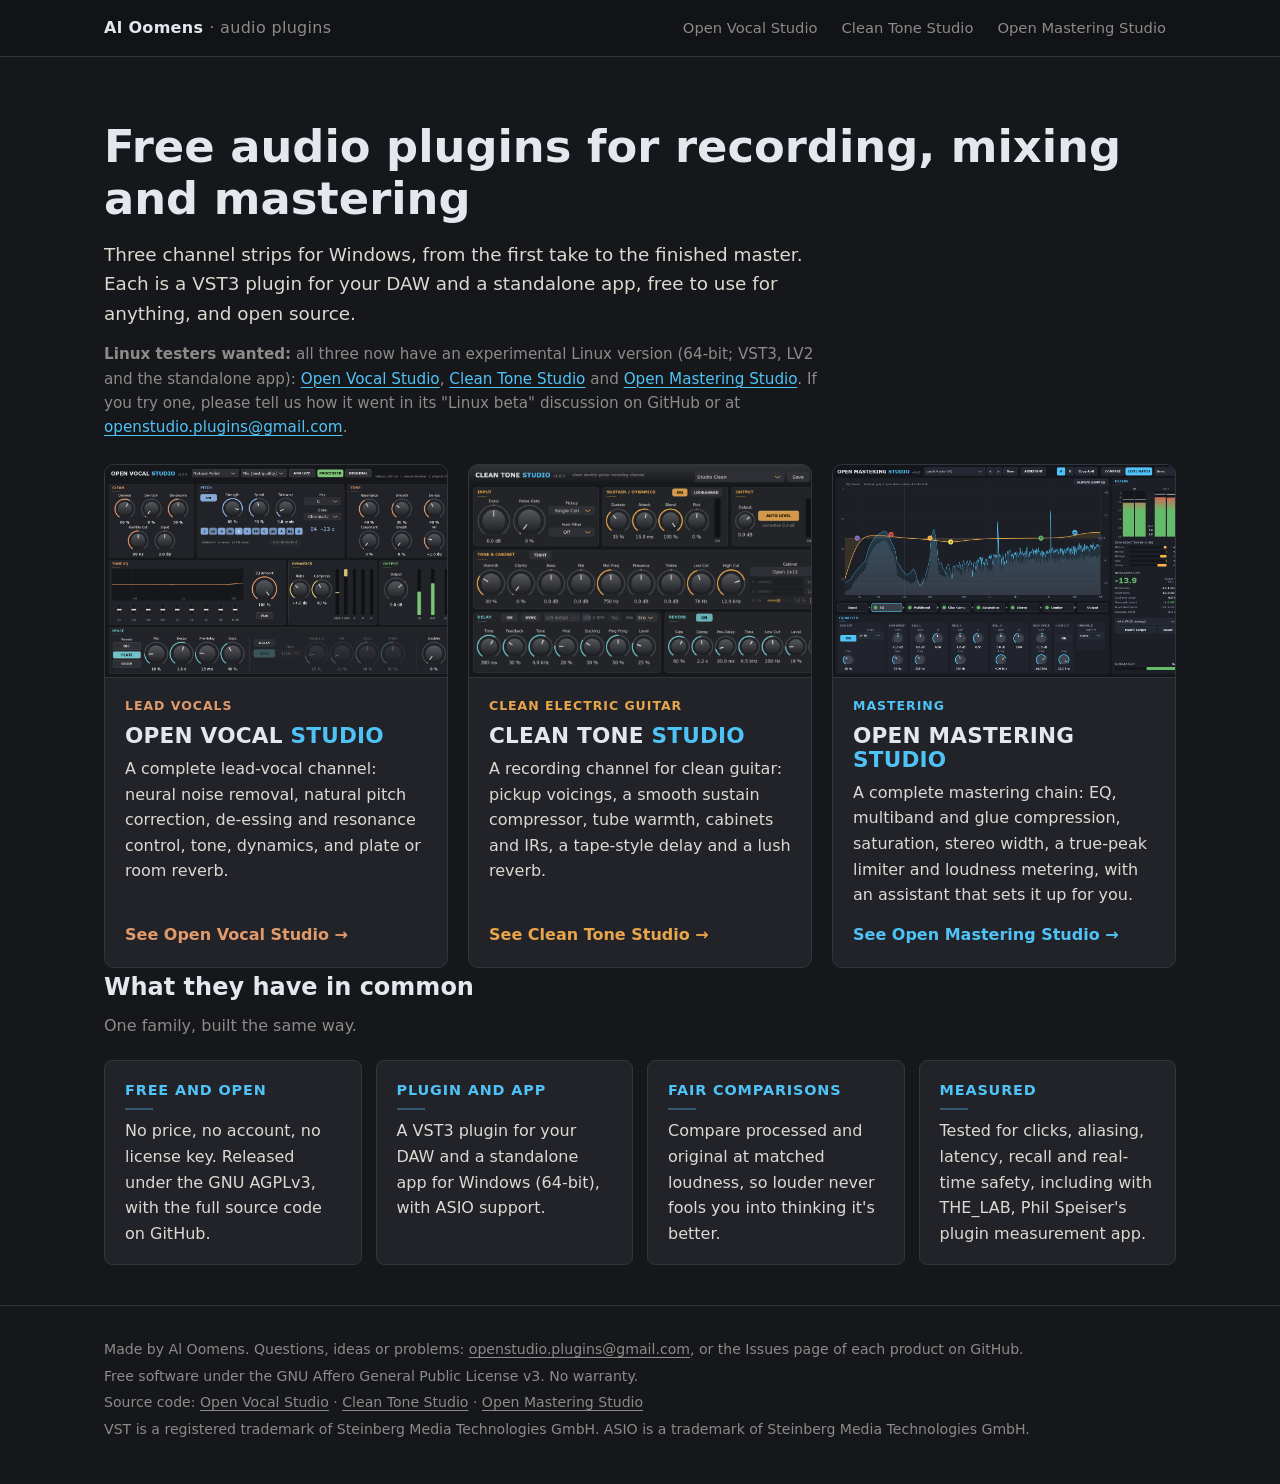
<file: index.html>
<!doctype html>
<html lang="en">
<head>
<meta charset="utf-8">
<meta name="viewport" content="width=device-width, initial-scale=1">
<title>Al Oomens Audio Plugins: free VST3 plugins for Windows</title>
<meta name="description" content="Free, open-source audio plugins for Windows: Open Vocal Studio for lead vocals, Clean Tone Studio for clean guitar and Open Mastering Studio for mastering. VST3 plus standalone apps.">
<link rel="icon" href="assets/favicon.svg" type="image/svg+xml">
<link rel="stylesheet" href="assets/style.css">
<meta property="og:title" content="Free audio plugins for Windows">
<meta property="og:description" content="Open Vocal Studio, Clean Tone Studio and Open Mastering Studio: free and open source, VST3 plus standalone apps.">
<meta property="og:image" content="https://aloomens.github.io/assets/img/open-mastering-studio.png">
</head>
<body>
<header class="topbar">
  <div class="wrap">
    <a class="brand" href="./">Al Oomens <span>· audio plugins</span></a>
    <nav class="nav" aria-label="Products">
      <a href="open-vocal-studio/">Open Vocal Studio</a>
      <a href="clean-tone-studio/">Clean Tone Studio</a>
      <a href="open-mastering-studio/">Open Mastering Studio</a>
    </nav>
  </div>
</header>

<main>
  <div class="wrap intro">
    <h1>Free audio plugins for recording, mixing and mastering</h1>
    <p>Three channel strips for Windows, from the first take to the finished master. Each is a VST3 plugin for your DAW and a standalone app, free to use for anything, and open source.</p>
    <p class="beta-note"><strong>Linux testers wanted:</strong> all three now have an experimental Linux version (64-bit; VST3, LV2 and the standalone app): <a href="https://github.com/aloomens/open-vocal-studio/releases/tag/v1.3.2-linux-beta">Open Vocal Studio</a>, <a href="https://github.com/aloomens/clean-tone-studio/releases/tag/v1.6.3-linux-beta">Clean Tone Studio</a> and <a href="https://github.com/aloomens/open-mastering-studio/releases/tag/v1.8.2-linux-beta">Open Mastering Studio</a>. If you try one, please tell us how it went in its "Linux beta" discussion on GitHub or at <a href="mailto:openstudio.plugins@gmail.com">openstudio.plugins@gmail.com</a>.</p>
  </div>

  <section class="wrap" aria-label="Products">
    <div class="products">
      <a class="pcard p-vocal" href="open-vocal-studio/">
        <img src="assets/img/open-vocal-studio.png" alt="Open Vocal Studio: the plugin window" width="1200" height="720" loading="lazy">
        <div class="body">
          <span class="role">Lead vocals</span>
          <h2 class="ptitle small">Open Vocal <span class="studio">Studio</span></h2>
          <p>A complete lead-vocal channel: neural noise removal, natural pitch correction, de-essing and resonance control, tone, dynamics, and plate or room reverb.</p>
          <span class="more">See Open Vocal Studio →</span>
        </div>
      </a>
      <a class="pcard p-cleantone" href="clean-tone-studio/">
        <img src="assets/img/clean-tone-studio.png" alt="Clean Tone Studio: the plugin window" width="2120" height="1220" loading="lazy">
        <div class="body">
          <span class="role">Clean electric guitar</span>
          <h2 class="ptitle small">Clean Tone <span class="studio">Studio</span></h2>
          <p>A recording channel for clean guitar: pickup voicings, a smooth sustain compressor, tube warmth, cabinets and IRs, a tape-style delay and a lush reverb.</p>
          <span class="more">See Clean Tone Studio →</span>
        </div>
      </a>
      <a class="pcard p-mastering" href="open-mastering-studio/">
        <img src="assets/img/open-mastering-studio.png" alt="Open Mastering Studio: the EQ view with the analyzer and loudness meters" width="1320" height="800" loading="lazy">
        <div class="body">
          <span class="role">Mastering</span>
          <h2 class="ptitle small">Open Mastering <span class="studio">Studio</span></h2>
          <p>A complete mastering chain: EQ, multiband and glue compression, saturation, stereo width, a true-peak limiter and loudness metering, with an assistant that sets it up for you.</p>
          <span class="more">See Open Mastering Studio →</span>
        </div>
      </a>
    </div>
  </section>

  <section class="wrap" aria-labelledby="common">
    <h2 id="common">What they have in common</h2>
    <p class="lead">One family, built the same way.</p>
    <div class="common">
      <div class="card"><h3>Free and open</h3><p>No price, no account, no license key. Released under the GNU AGPLv3, with the full source code on GitHub.</p></div>
      <div class="card"><h3>Plugin and app</h3><p>A VST3 plugin for your DAW and a standalone app for Windows (64-bit), with ASIO support.</p></div>
      <div class="card"><h3>Fair comparisons</h3><p>Compare processed and original at matched loudness, so louder never fools you into thinking it's better.</p></div>
      <div class="card"><h3>Measured</h3><p>Tested for clicks, aliasing, latency, recall and real-time safety, including with THE_LAB, Phil Speiser's plugin measurement app.</p></div>
    </div>
  </section>
</main>

<footer>
  <div class="wrap">
    <p>Made by Al Oomens. Questions, ideas or problems: <a href="mailto:openstudio.plugins@gmail.com">openstudio.plugins@gmail.com</a>, or the Issues page of each product on GitHub.</p>
    <p>Free software under the GNU Affero General Public License v3. No warranty.</p>
    <p>Source code: <a href="https://github.com/aloomens/open-vocal-studio">Open Vocal Studio</a> · <a href="https://github.com/aloomens/clean-tone-studio">Clean Tone Studio</a> · <a href="https://github.com/aloomens/open-mastering-studio">Open Mastering Studio</a></p>
    <p>VST is a registered trademark of Steinberg Media Technologies GmbH. ASIO is a trademark of Steinberg Media Technologies GmbH.</p>
  </div>
</footer>
</body>
</html>
</file>
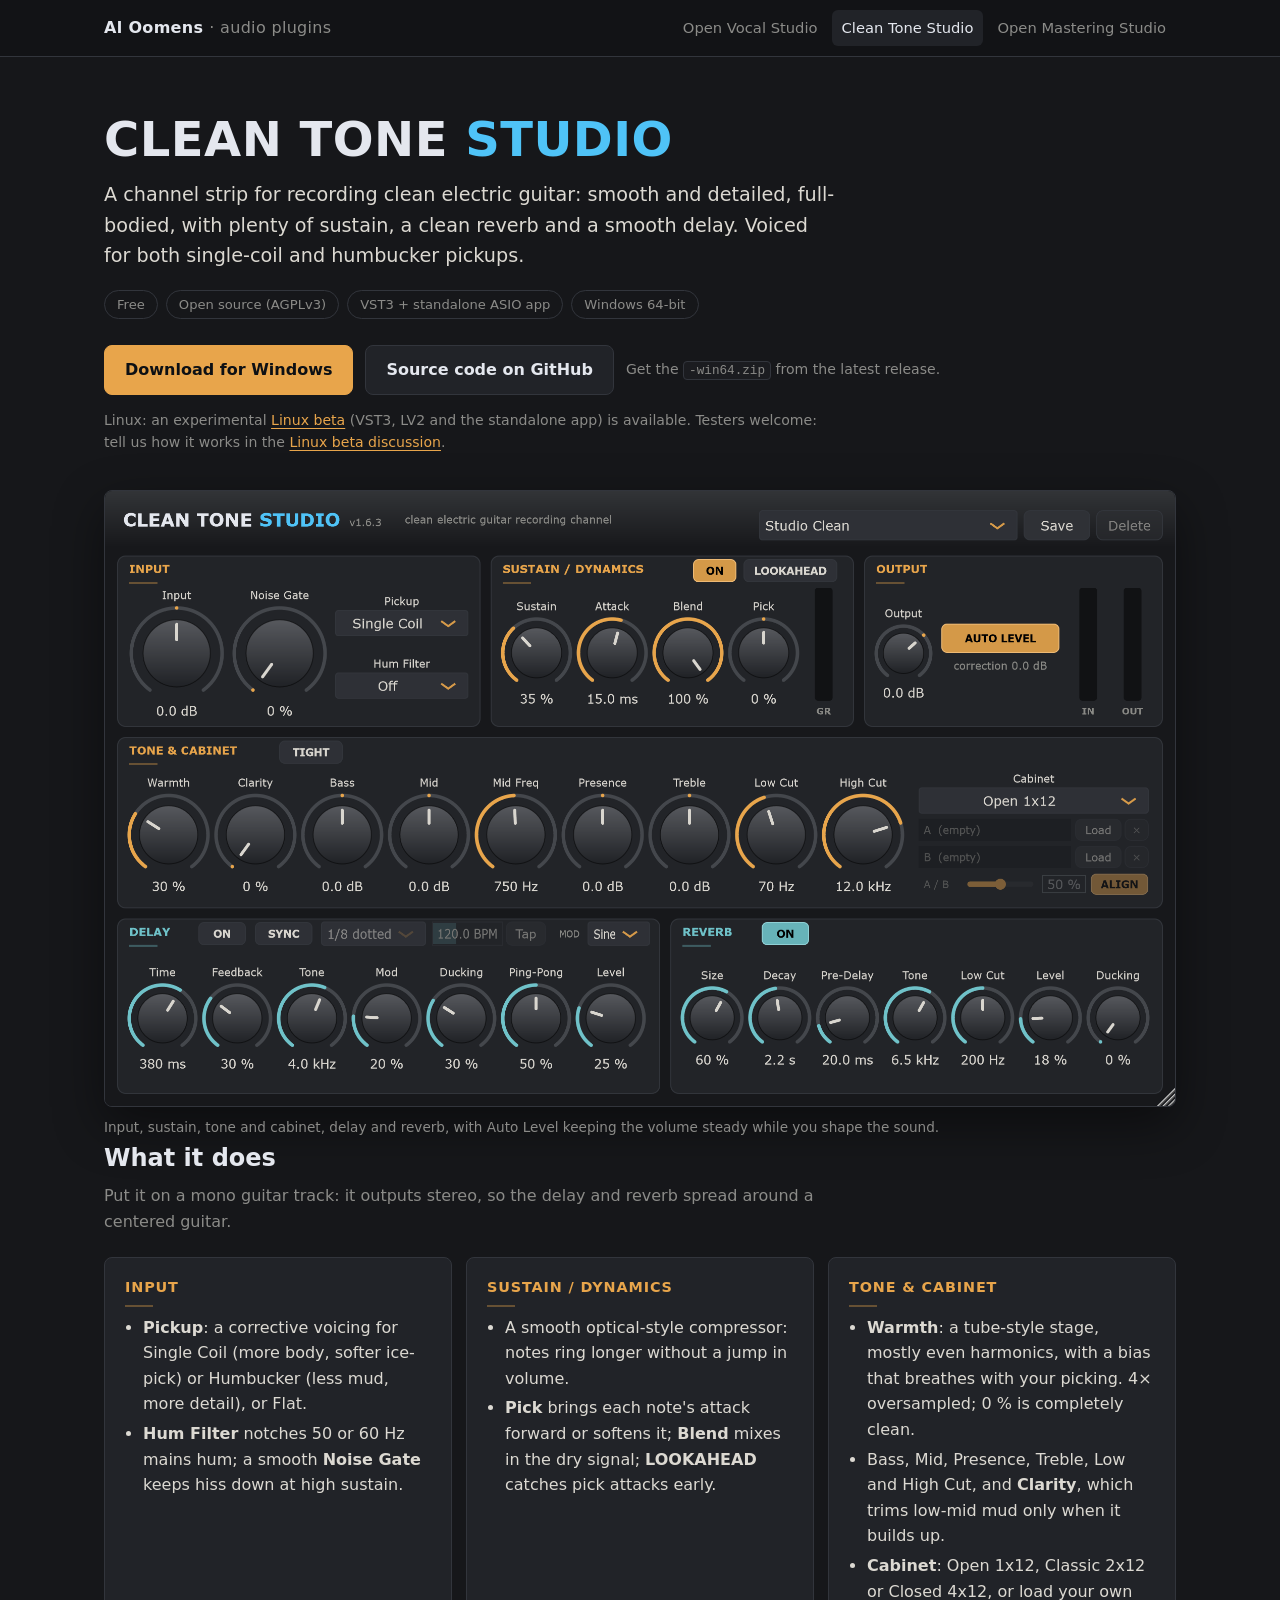
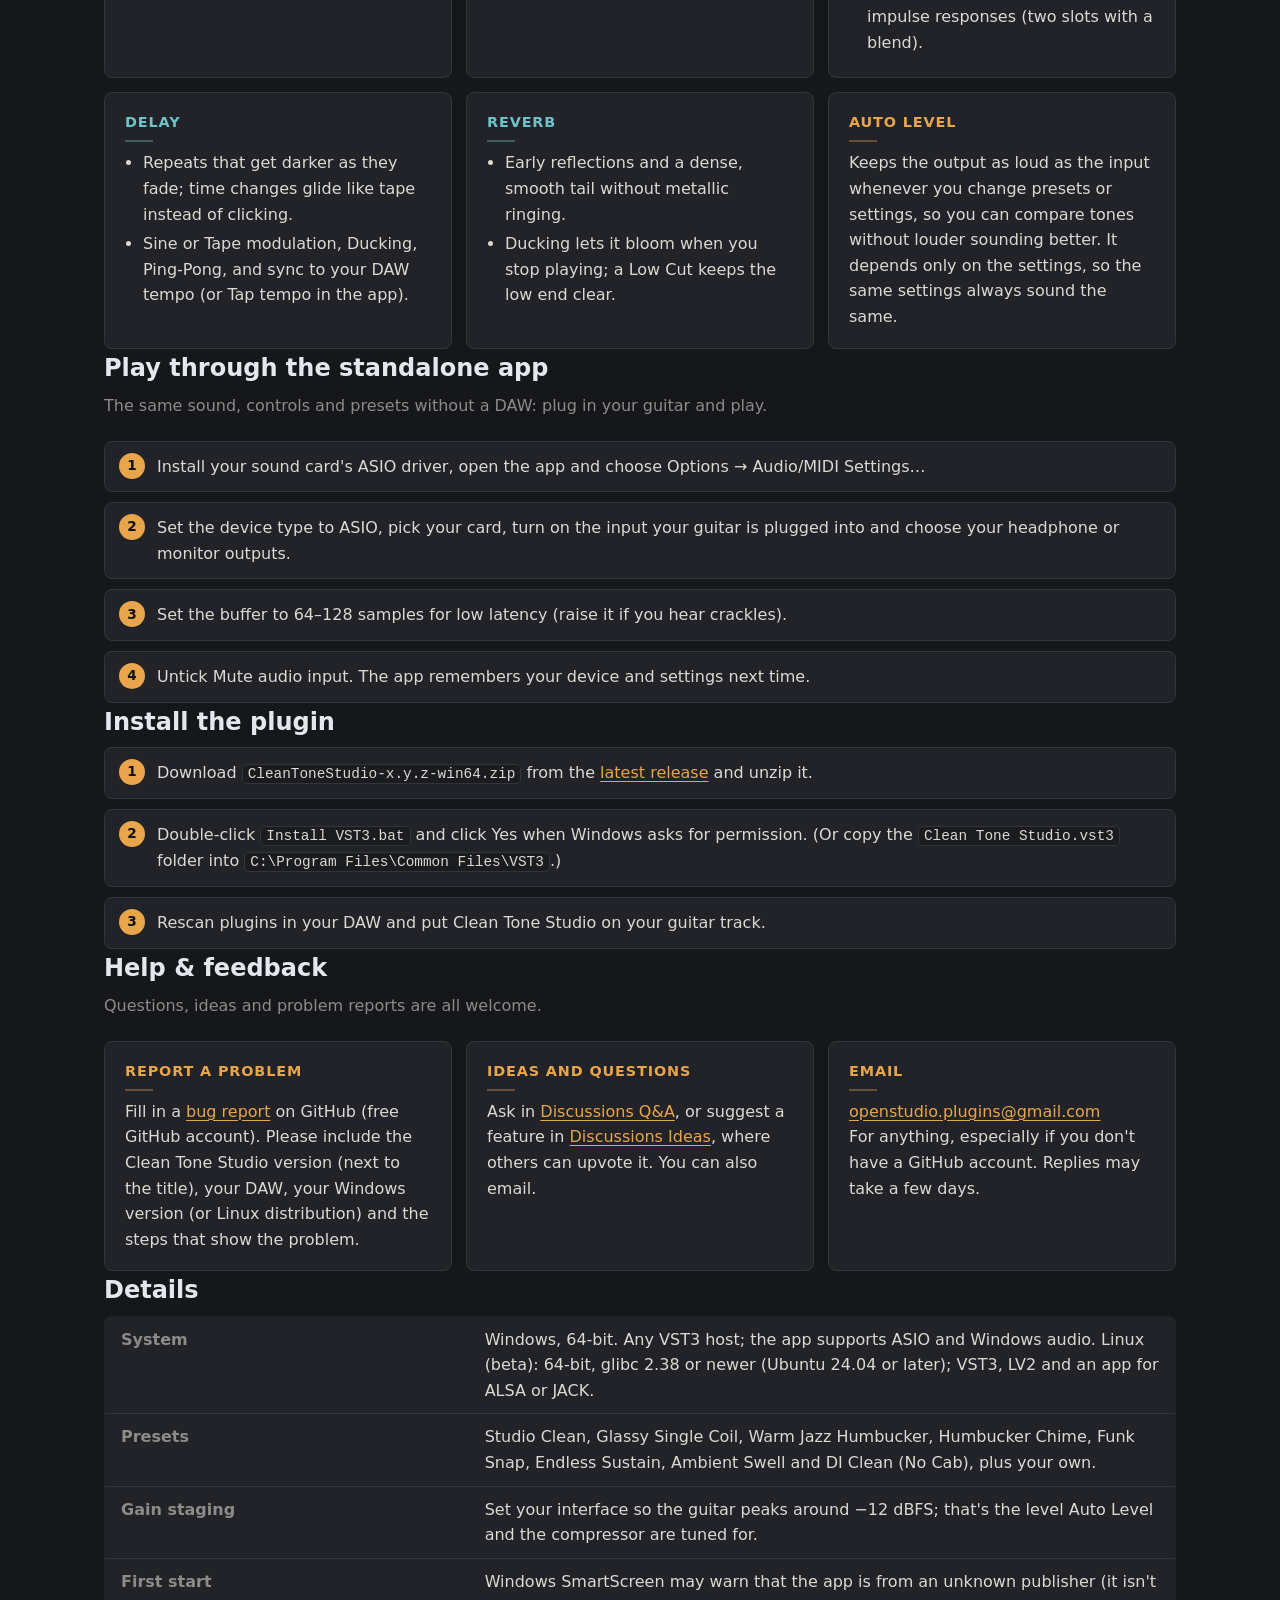
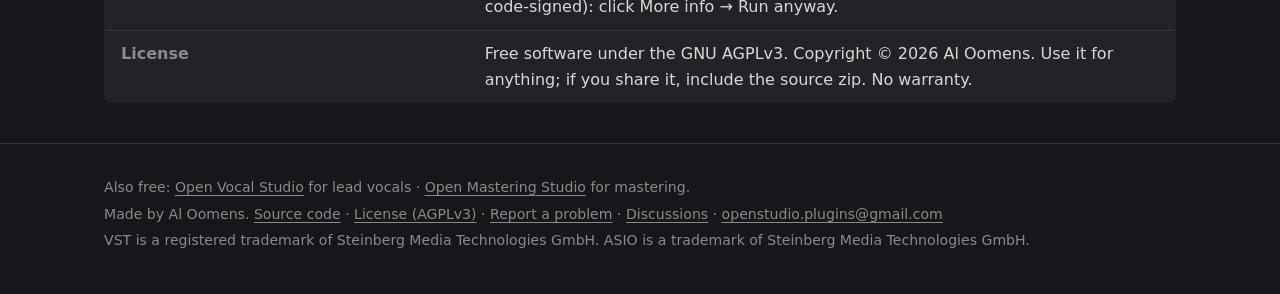
<file: clean-tone-studio/index.html>
<!doctype html>
<html lang="en">
<head>
<meta charset="utf-8">
<meta name="viewport" content="width=device-width, initial-scale=1">
<title>Clean Tone Studio: free clean guitar plugin for Windows (VST3)</title>
<meta name="description" content="A free channel strip for recording clean electric guitar on Windows: pickup voicings, sustain compressor, tube warmth, cabinets and IR loader, tape-style delay and reverb, with Auto Level. VST3 plus standalone ASIO app.">
<link rel="icon" href="../assets/favicon.svg" type="image/svg+xml">
<link rel="stylesheet" href="../assets/style.css">
<meta property="og:title" content="Clean Tone Studio">
<meta property="og:description" content="A free channel strip for recording clean electric guitar on Windows. VST3 plus standalone ASIO app.">
<meta property="og:image" content="https://aloomens.github.io/assets/img/clean-tone-studio.png">
</head>
<body class="p-cleantone">
<header class="topbar">
  <div class="wrap">
    <a class="brand" href="../">Al Oomens <span>· audio plugins</span></a>
    <nav class="nav" aria-label="Products">
      <a href="../open-vocal-studio/">Open Vocal Studio</a>
      <a href="../clean-tone-studio/" aria-current="page">Clean Tone Studio</a>
      <a href="../open-mastering-studio/">Open Mastering Studio</a>
    </nav>
  </div>
</header>

<main>
  <div class="wrap hero">
    <h1 class="ptitle">Clean Tone <span class="studio">Studio</span></h1>
    <p class="tagline">A channel strip for recording clean electric guitar: smooth and detailed, full-bodied, with plenty of sustain, a clean reverb and a smooth delay. Voiced for both single-coil and humbucker pickups.</p>
    <ul class="badges">
      <li>Free</li><li>Open source (AGPLv3)</li><li>VST3 + standalone ASIO app</li><li>Windows 64-bit</li>
    </ul>
    <div class="actions">
      <a class="btn primary" href="https://github.com/aloomens/clean-tone-studio/releases/latest">Download for Windows</a>
      <a class="btn" href="https://github.com/aloomens/clean-tone-studio">Source code on GitHub</a>
      <span class="note">Get the <code>-win64.zip</code> from the latest release.</span>
    </div>
    <p class="beta-note">Linux: an experimental <a href="https://github.com/aloomens/clean-tone-studio/releases/tag/v1.6.3-linux-beta">Linux beta</a> (VST3, LV2 and the standalone app) is available. Testers welcome: tell us how it works in the <a href="https://github.com/aloomens/clean-tone-studio/discussions/1">Linux beta discussion</a>.</p>
  </div>

  <div class="wrap">
    <figure class="shot">
      <img src="../assets/img/clean-tone-studio.png" alt="Clean Tone Studio: the plugin window with the INPUT, SUSTAIN / DYNAMICS, OUTPUT, TONE &amp; CABINET, DELAY and REVERB sections" width="2120" height="1220">
      <figcaption>Input, sustain, tone and cabinet, delay and reverb, with Auto Level keeping the volume steady while you shape the sound.</figcaption>
    </figure>
  </div>

  <section class="wrap" aria-labelledby="chain">
    <h2 id="chain">What it does</h2>
    <p class="lead">Put it on a mono guitar track: it outputs stereo, so the delay and reverb spread around a centered guitar.</p>
    <div class="grid">
      <div class="card"><h3>Input</h3><ul>
        <li><b>Pickup</b>: a corrective voicing for Single Coil (more body, softer ice-pick) or Humbucker (less mud, more detail), or Flat.</li>
        <li><b>Hum Filter</b> notches 50 or 60 Hz mains hum; a smooth <b>Noise Gate</b> keeps hiss down at high sustain.</li>
      </ul></div>
      <div class="card"><h3>Sustain / Dynamics</h3><ul>
        <li>A smooth optical-style compressor: notes ring longer without a jump in volume.</li>
        <li><b>Pick</b> brings each note's attack forward or softens it; <b>Blend</b> mixes in the dry signal; <b>LOOKAHEAD</b> catches pick attacks early.</li>
      </ul></div>
      <div class="card"><h3>Tone &amp; Cabinet</h3><ul>
        <li><b>Warmth</b>: a tube-style stage, mostly even harmonics, with a bias that breathes with your picking. 4× oversampled; 0 % is completely clean.</li>
        <li>Bass, Mid, Presence, Treble, Low and High Cut, and <b>Clarity</b>, which trims low-mid mud only when it builds up.</li>
        <li><b>Cabinet</b>: Open 1x12, Classic 2x12 or Closed 4x12, or load your own impulse responses (two slots with a blend).</li>
      </ul></div>
      <div class="card c2"><h3>Delay</h3><ul>
        <li>Repeats that get darker as they fade; time changes glide like tape instead of clicking.</li>
        <li>Sine or Tape modulation, Ducking, Ping-Pong, and sync to your DAW tempo (or Tap tempo in the app).</li>
      </ul></div>
      <div class="card c2"><h3>Reverb</h3><ul>
        <li>Early reflections and a dense, smooth tail without metallic ringing.</li>
        <li>Ducking lets it bloom when you stop playing; a Low Cut keeps the low end clear.</li>
      </ul></div>
      <div class="card"><h3>Auto Level</h3><p>Keeps the output as loud as the input whenever you change presets or settings, so you can compare tones without louder sounding better. It depends only on the settings, so the same settings always sound the same.</p></div>
    </div>
  </section>

  <section class="wrap" aria-labelledby="app">
    <h2 id="app">Play through the standalone app</h2>
    <p class="lead">The same sound, controls and presets without a DAW: plug in your guitar and play.</p>
    <ol class="steps">
      <li>Install your sound card's ASIO driver, open the app and choose Options → Audio/MIDI Settings…</li>
      <li>Set the device type to ASIO, pick your card, turn on the input your guitar is plugged into and choose your headphone or monitor outputs.</li>
      <li>Set the buffer to 64–128 samples for low latency (raise it if you hear crackles).</li>
      <li>Untick Mute audio input. The app remembers your device and settings next time.</li>
    </ol>
  </section>

  <section class="wrap" aria-labelledby="install">
    <h2 id="install">Install the plugin</h2>
    <ol class="steps">
      <li>Download <code>CleanToneStudio-x.y.z-win64.zip</code> from the <a href="https://github.com/aloomens/clean-tone-studio/releases/latest">latest release</a> and unzip it.</li>
      <li>Double-click <code>Install VST3.bat</code> and click Yes when Windows asks for permission. (Or copy the <code>Clean Tone Studio.vst3</code> folder into <code>C:\Program Files\Common Files\VST3</code>.)</li>
      <li>Rescan plugins in your DAW and put Clean Tone Studio on your guitar track.</li>
    </ol>
  </section>

  <section class="wrap" aria-labelledby="help">
    <h2 id="help">Help &amp; feedback</h2>
    <p class="lead">Questions, ideas and problem reports are all welcome.</p>
    <div class="grid">
      <div class="card"><h3>Report a problem</h3><p>Fill in a <a href="https://github.com/aloomens/clean-tone-studio/issues/new/choose">bug report</a> on GitHub (free GitHub account). Please include the Clean Tone Studio version (next to the title), your DAW, your Windows version (or Linux distribution) and the steps that show the problem.</p></div>
      <div class="card"><h3>Ideas and questions</h3><p>Ask in <a href="https://github.com/aloomens/clean-tone-studio/discussions/categories/q-a">Discussions Q&amp;A</a>, or suggest a feature in <a href="https://github.com/aloomens/clean-tone-studio/discussions/categories/ideas">Discussions Ideas</a>, where others can upvote it. You can also email.</p></div>
      <div class="card"><h3>Email</h3><p><a href="mailto:openstudio.plugins@gmail.com?subject=Clean%20Tone%20Studio">openstudio.plugins@gmail.com</a><br>For anything, especially if you don't have a GitHub account. Replies may take a few days.</p></div>
    </div>
  </section>

  <section class="wrap" aria-labelledby="specs">
    <h2 id="specs">Details</h2>
    <table class="specs">
      <tr><th>System</th><td>Windows, 64-bit. Any VST3 host; the app supports ASIO and Windows audio. Linux (beta): 64-bit, glibc 2.38 or newer (Ubuntu 24.04 or later); VST3, LV2 and an app for ALSA or JACK.</td></tr>
      <tr><th>Presets</th><td>Studio Clean, Glassy Single Coil, Warm Jazz Humbucker, Humbucker Chime, Funk Snap, Endless Sustain, Ambient Swell and DI Clean (No Cab), plus your own.</td></tr>
      <tr><th>Gain staging</th><td>Set your interface so the guitar peaks around −12 dBFS; that's the level Auto Level and the compressor are tuned for.</td></tr>
      <tr><th>First start</th><td>Windows SmartScreen may warn that the app is from an unknown publisher (it isn't code-signed): click More info → Run anyway.</td></tr>
      <tr><th>License</th><td>Free software under the GNU AGPLv3. Copyright © 2026 Al Oomens. Use it for anything; if you share it, include the source zip. No warranty.</td></tr>
    </table>
  </section>
</main>

<footer>
  <div class="wrap">
    <p>Also free: <a href="../open-vocal-studio/">Open Vocal Studio</a> for lead vocals · <a href="../open-mastering-studio/">Open Mastering Studio</a> for mastering.</p>
    <p>Made by Al Oomens. <a href="https://github.com/aloomens/clean-tone-studio">Source code</a> · <a href="https://github.com/aloomens/clean-tone-studio/blob/main/LICENSE.txt">License (AGPLv3)</a> · <a href="https://github.com/aloomens/clean-tone-studio/issues/new/choose">Report a problem</a> · <a href="https://github.com/aloomens/clean-tone-studio/discussions">Discussions</a> · <a href="mailto:openstudio.plugins@gmail.com">openstudio.plugins@gmail.com</a></p>
    <p>VST is a registered trademark of Steinberg Media Technologies GmbH. ASIO is a trademark of Steinberg Media Technologies GmbH.</p>
  </div>
</footer>
</body>
</html>
</file>
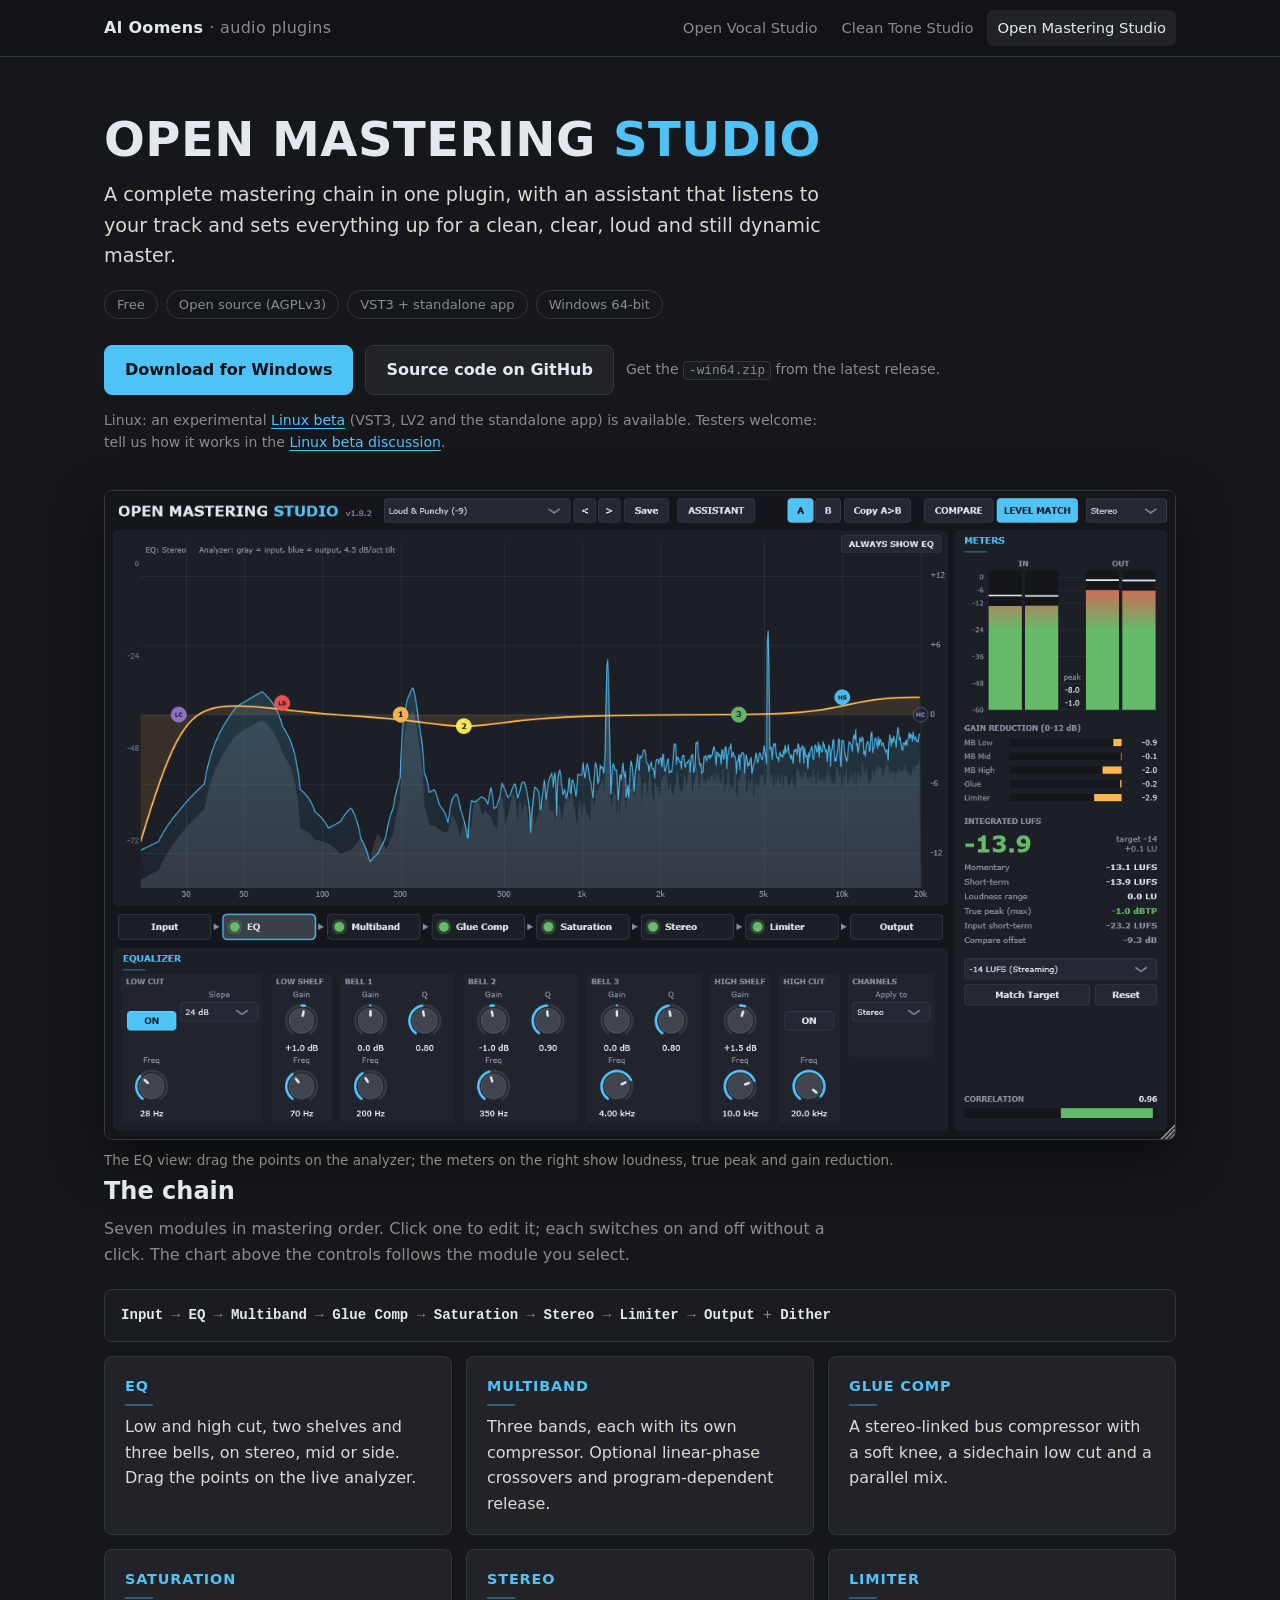
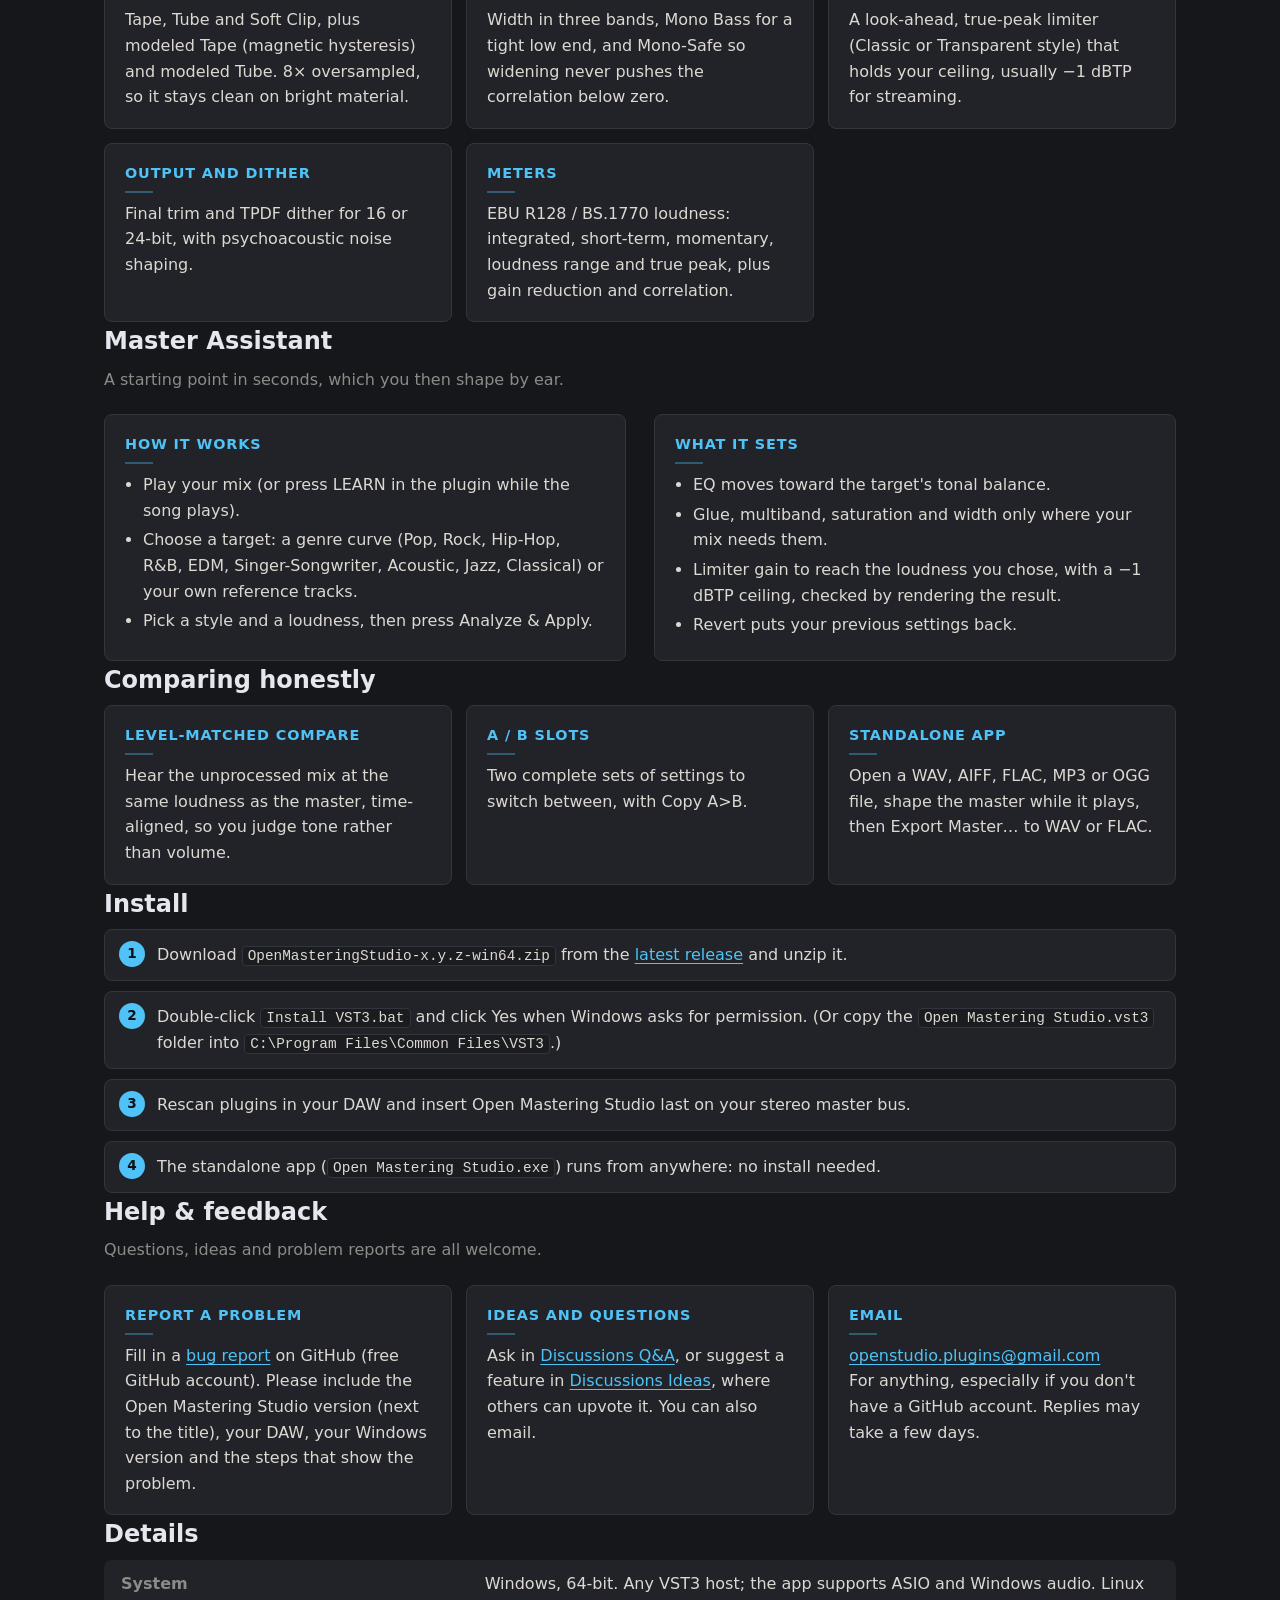
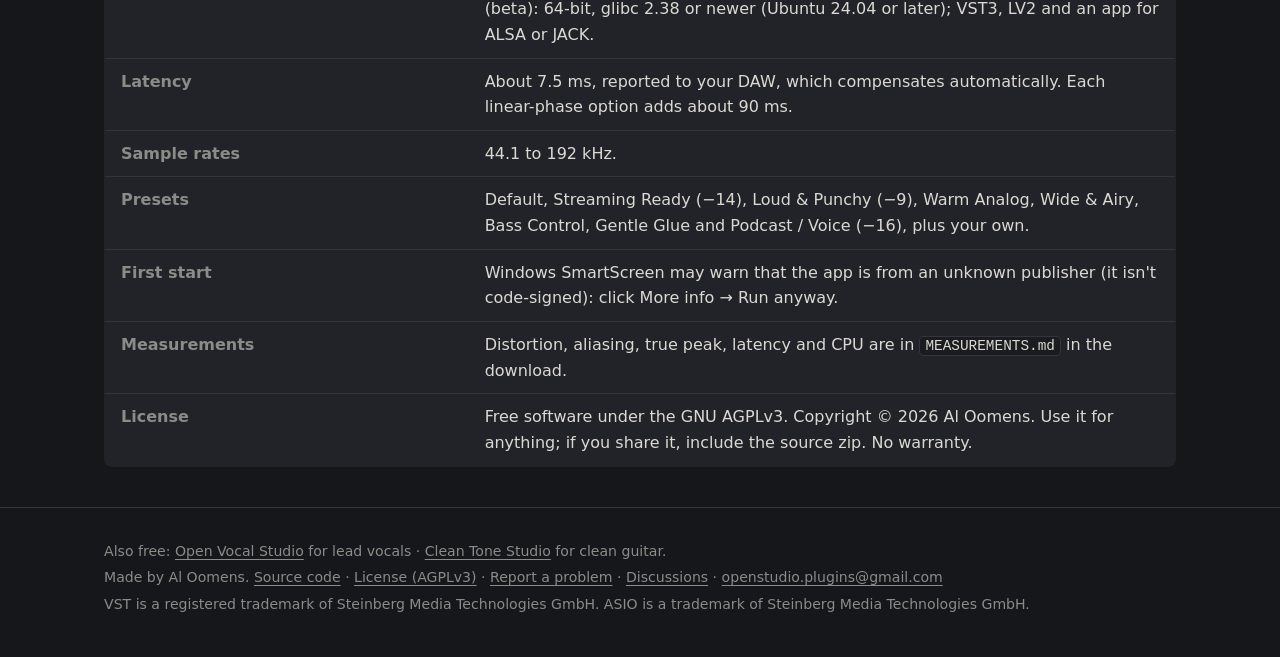
<file: open-mastering-studio/index.html>
<!doctype html>
<html lang="en">
<head>
<meta charset="utf-8">
<meta name="viewport" content="width=device-width, initial-scale=1">
<title>Open Mastering Studio: free mastering plugin for Windows (VST3)</title>
<meta name="description" content="A complete, free mastering chain for Windows: EQ, multiband and glue compression, saturation, stereo imaging, a true-peak limiter, dither and loudness metering, with a Master Assistant. VST3 plus standalone app.">
<link rel="icon" href="../assets/favicon.svg" type="image/svg+xml">
<link rel="stylesheet" href="../assets/style.css">
<meta property="og:title" content="Open Mastering Studio">
<meta property="og:description" content="A complete, free mastering chain for Windows, with a Master Assistant. VST3 plus standalone app.">
<meta property="og:image" content="https://aloomens.github.io/assets/img/open-mastering-studio.png">
</head>
<body class="p-mastering">
<header class="topbar">
  <div class="wrap">
    <a class="brand" href="../">Al Oomens <span>· audio plugins</span></a>
    <nav class="nav" aria-label="Products">
      <a href="../open-vocal-studio/">Open Vocal Studio</a>
      <a href="../clean-tone-studio/">Clean Tone Studio</a>
      <a href="../open-mastering-studio/" aria-current="page">Open Mastering Studio</a>
    </nav>
  </div>
</header>

<main>
  <div class="wrap hero">
    <h1 class="ptitle">Open Mastering <span class="studio">Studio</span></h1>
    <p class="tagline">A complete mastering chain in one plugin, with an assistant that listens to your track and sets everything up for a clean, clear, loud and still dynamic master.</p>
    <ul class="badges">
      <li>Free</li><li>Open source (AGPLv3)</li><li>VST3 + standalone app</li><li>Windows 64-bit</li>
    </ul>
    <div class="actions">
      <a class="btn primary" href="https://github.com/aloomens/open-mastering-studio/releases/latest">Download for Windows</a>
      <a class="btn" href="https://github.com/aloomens/open-mastering-studio">Source code on GitHub</a>
      <span class="note">Get the <code>-win64.zip</code> from the latest release.</span>
    </div>
    <p class="beta-note">Linux: an experimental <a href="https://github.com/aloomens/open-mastering-studio/releases/tag/v1.8.2-linux-beta">Linux beta</a> (VST3, LV2 and the standalone app) is available. Testers welcome: tell us how it works in the <a href="https://github.com/aloomens/open-mastering-studio/discussions/1">Linux beta discussion</a>.</p>
  </div>

  <div class="wrap">
    <figure class="shot">
      <img src="../assets/img/open-mastering-studio.png" alt="Open Mastering Studio: the EQ view with the spectrum analyzer, the module chain and the loudness meters" width="1320" height="800">
      <figcaption>The EQ view: drag the points on the analyzer; the meters on the right show loudness, true peak and gain reduction.</figcaption>
    </figure>
  </div>

  <section class="wrap" aria-labelledby="chain">
    <h2 id="chain">The chain</h2>
    <p class="lead">Seven modules in mastering order. Click one to edit it; each switches on and off without a click. The chart above the controls follows the module you select.</p>
    <p class="chain"><b>Input</b> → <b>EQ</b> → <b>Multiband</b> → <b>Glue Comp</b> → <b>Saturation</b> → <b>Stereo</b> → <b>Limiter</b> → <b>Output</b> + <b>Dither</b></p>
    <div class="grid" style="margin-top:14px">
      <div class="card"><h3>EQ</h3><p>Low and high cut, two shelves and three bells, on stereo, mid or side. Drag the points on the live analyzer.</p></div>
      <div class="card"><h3>Multiband</h3><p>Three bands, each with its own compressor. Optional linear-phase crossovers and program-dependent release.</p></div>
      <div class="card"><h3>Glue Comp</h3><p>A stereo-linked bus compressor with a soft knee, a sidechain low cut and a parallel mix.</p></div>
      <div class="card"><h3>Saturation</h3><p>Tape, Tube and Soft Clip, plus modeled Tape (magnetic hysteresis) and modeled Tube. 8× oversampled, so it stays clean on bright material.</p></div>
      <div class="card"><h3>Stereo</h3><p>Width in three bands, Mono Bass for a tight low end, and Mono-Safe so widening never pushes the correlation below zero.</p></div>
      <div class="card"><h3>Limiter</h3><p>A look-ahead, true-peak limiter (Classic or Transparent style) that holds your ceiling, usually −1 dBTP for streaming.</p></div>
      <div class="card"><h3>Output and dither</h3><p>Final trim and TPDF dither for 16 or 24-bit, with psychoacoustic noise shaping.</p></div>
      <div class="card"><h3>Meters</h3><p>EBU R128 / BS.1770 loudness: integrated, short-term, momentary, loudness range and true peak, plus gain reduction and correlation.</p></div>
    </div>
  </section>

  <section class="wrap" aria-labelledby="assistant">
    <h2 id="assistant">Master Assistant</h2>
    <p class="lead">A starting point in seconds, which you then shape by ear.</p>
    <div class="feature">
      <div class="card">
        <h3>How it works</h3>
        <ul>
          <li>Play your mix (or press LEARN in the plugin while the song plays).</li>
          <li>Choose a target: a genre curve (Pop, Rock, Hip-Hop, R&amp;B, EDM, Singer-Songwriter, Acoustic, Jazz, Classical) or your own reference tracks.</li>
          <li>Pick a style and a loudness, then press Analyze &amp; Apply.</li>
        </ul>
      </div>
      <div class="card">
        <h3>What it sets</h3>
        <ul>
          <li>EQ moves toward the target's tonal balance.</li>
          <li>Glue, multiband, saturation and width only where your mix needs them.</li>
          <li>Limiter gain to reach the loudness you chose, with a −1 dBTP ceiling, checked by rendering the result.</li>
          <li>Revert puts your previous settings back.</li>
        </ul>
      </div>
    </div>
  </section>

  <section class="wrap" aria-labelledby="honest">
    <h2 id="honest">Comparing honestly</h2>
    <div class="grid">
      <div class="card"><h3>Level-matched Compare</h3><p>Hear the unprocessed mix at the same loudness as the master, time-aligned, so you judge tone rather than volume.</p></div>
      <div class="card"><h3>A / B slots</h3><p>Two complete sets of settings to switch between, with Copy A&gt;B.</p></div>
      <div class="card"><h3>Standalone app</h3><p>Open a WAV, AIFF, FLAC, MP3 or OGG file, shape the master while it plays, then Export Master… to WAV or FLAC.</p></div>
    </div>
  </section>

  <section class="wrap" aria-labelledby="install">
    <h2 id="install">Install</h2>
    <ol class="steps">
      <li>Download <code>OpenMasteringStudio-x.y.z-win64.zip</code> from the <a href="https://github.com/aloomens/open-mastering-studio/releases/latest">latest release</a> and unzip it.</li>
      <li>Double-click <code>Install VST3.bat</code> and click Yes when Windows asks for permission. (Or copy the <code>Open Mastering Studio.vst3</code> folder into <code>C:\Program Files\Common Files\VST3</code>.)</li>
      <li>Rescan plugins in your DAW and insert Open Mastering Studio last on your stereo master bus.</li>
      <li>The standalone app (<code>Open Mastering Studio.exe</code>) runs from anywhere: no install needed.</li>
    </ol>
  </section>

  <section class="wrap" aria-labelledby="help">
    <h2 id="help">Help &amp; feedback</h2>
    <p class="lead">Questions, ideas and problem reports are all welcome.</p>
    <div class="grid">
      <div class="card"><h3>Report a problem</h3><p>Fill in a <a href="https://github.com/aloomens/open-mastering-studio/issues/new/choose">bug report</a> on GitHub (free GitHub account). Please include the Open Mastering Studio version (next to the title), your DAW, your Windows version and the steps that show the problem.</p></div>
      <div class="card"><h3>Ideas and questions</h3><p>Ask in <a href="https://github.com/aloomens/open-mastering-studio/discussions/categories/q-a">Discussions Q&amp;A</a>, or suggest a feature in <a href="https://github.com/aloomens/open-mastering-studio/discussions/categories/ideas">Discussions Ideas</a>, where others can upvote it. You can also email.</p></div>
      <div class="card"><h3>Email</h3><p><a href="mailto:openstudio.plugins@gmail.com?subject=Open%20Mastering%20Studio">openstudio.plugins@gmail.com</a><br>For anything, especially if you don't have a GitHub account. Replies may take a few days.</p></div>
    </div>
  </section>

  <section class="wrap" aria-labelledby="specs">
    <h2 id="specs">Details</h2>
    <table class="specs">
      <tr><th>System</th><td>Windows, 64-bit. Any VST3 host; the app supports ASIO and Windows audio. Linux (beta): 64-bit, glibc 2.38 or newer (Ubuntu 24.04 or later); VST3, LV2 and an app for ALSA or JACK.</td></tr>
      <tr><th>Latency</th><td>About 7.5 ms, reported to your DAW, which compensates automatically. Each linear-phase option adds about 90 ms.</td></tr>
      <tr><th>Sample rates</th><td>44.1 to 192 kHz.</td></tr>
      <tr><th>Presets</th><td>Default, Streaming Ready (−14), Loud &amp; Punchy (−9), Warm Analog, Wide &amp; Airy, Bass Control, Gentle Glue and Podcast / Voice (−16), plus your own.</td></tr>
      <tr><th>First start</th><td>Windows SmartScreen may warn that the app is from an unknown publisher (it isn't code-signed): click More info → Run anyway.</td></tr>
      <tr><th>Measurements</th><td>Distortion, aliasing, true peak, latency and CPU are in <code>MEASUREMENTS.md</code> in the download.</td></tr>
      <tr><th>License</th><td>Free software under the GNU AGPLv3. Copyright © 2026 Al Oomens. Use it for anything; if you share it, include the source zip. No warranty.</td></tr>
    </table>
  </section>
</main>

<footer>
  <div class="wrap">
    <p>Also free: <a href="../open-vocal-studio/">Open Vocal Studio</a> for lead vocals · <a href="../clean-tone-studio/">Clean Tone Studio</a> for clean guitar.</p>
    <p>Made by Al Oomens. <a href="https://github.com/aloomens/open-mastering-studio">Source code</a> · <a href="https://github.com/aloomens/open-mastering-studio/blob/main/LICENSE.txt">License (AGPLv3)</a> · <a href="https://github.com/aloomens/open-mastering-studio/issues/new/choose">Report a problem</a> · <a href="https://github.com/aloomens/open-mastering-studio/discussions">Discussions</a> · <a href="mailto:openstudio.plugins@gmail.com">openstudio.plugins@gmail.com</a></p>
    <p>VST is a registered trademark of Steinberg Media Technologies GmbH. ASIO is a trademark of Steinberg Media Technologies GmbH.</p>
  </div>
</footer>
</body>
</html>
</file>
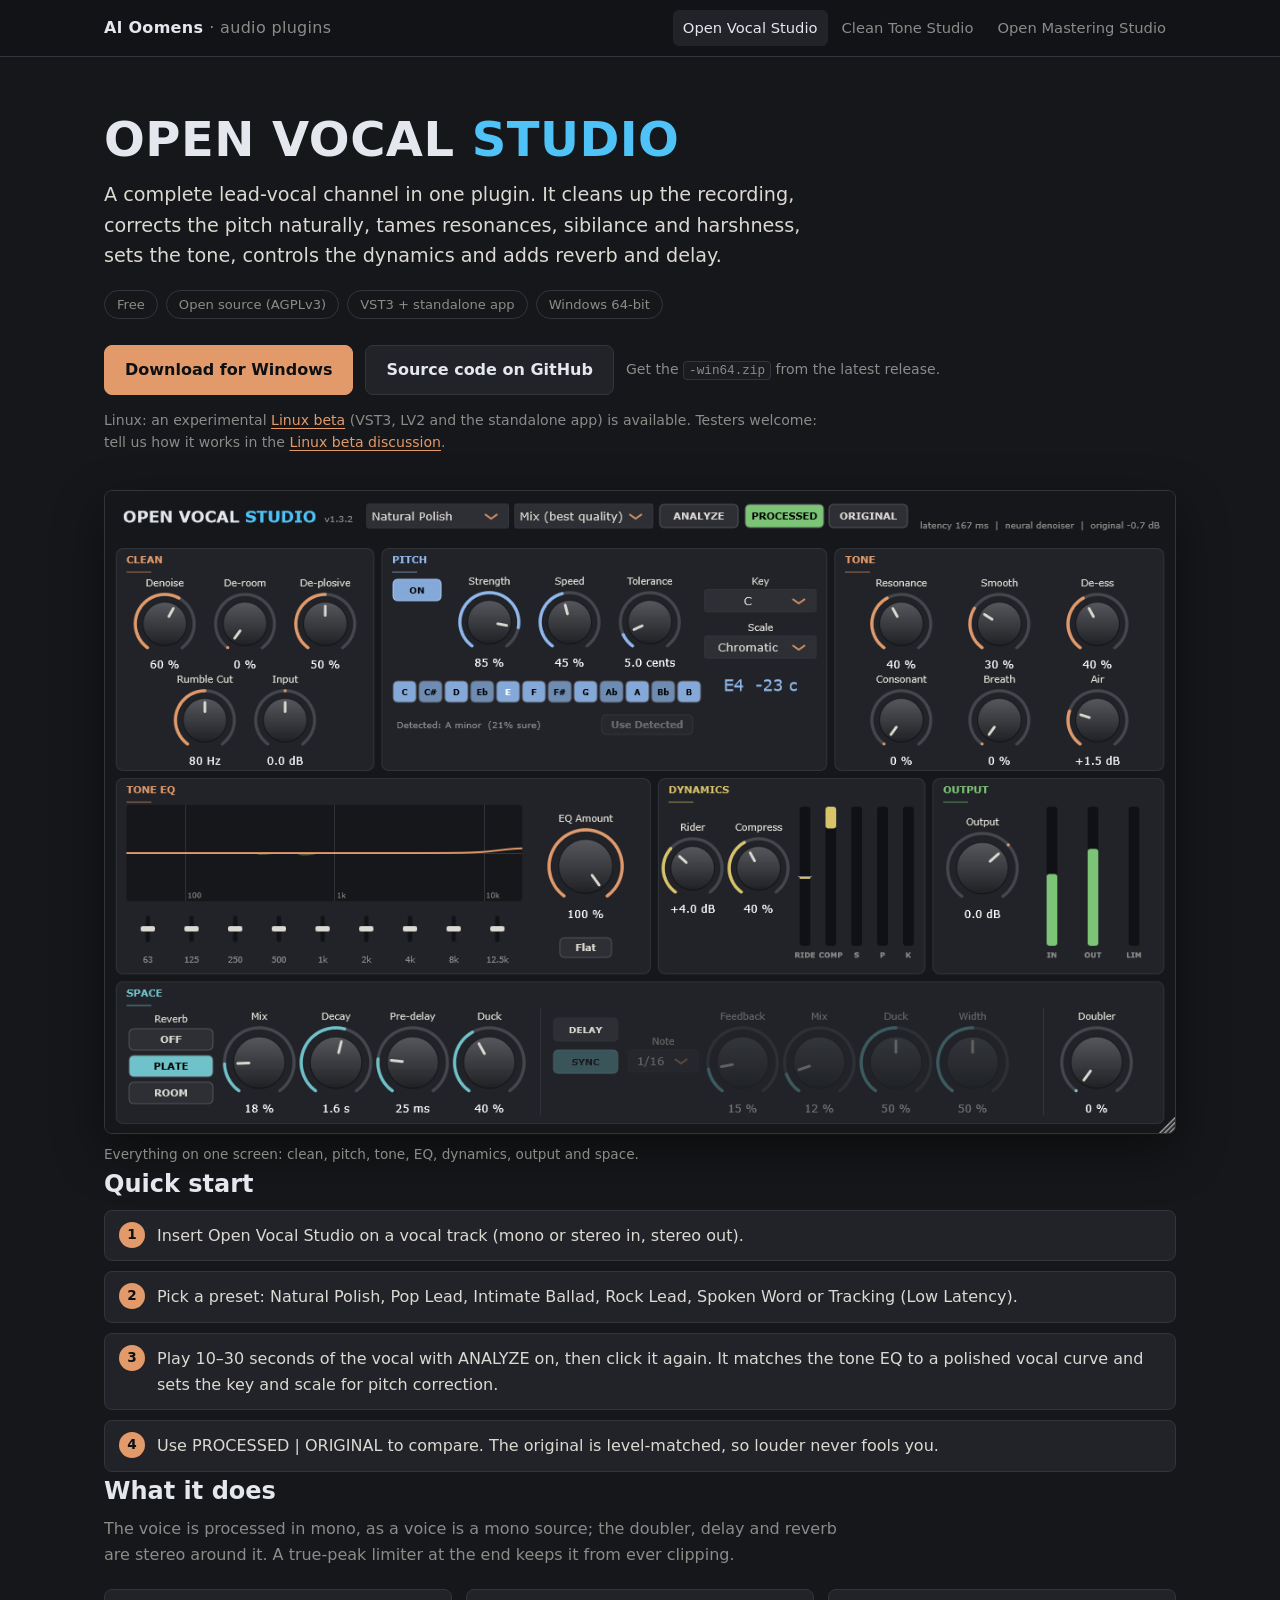
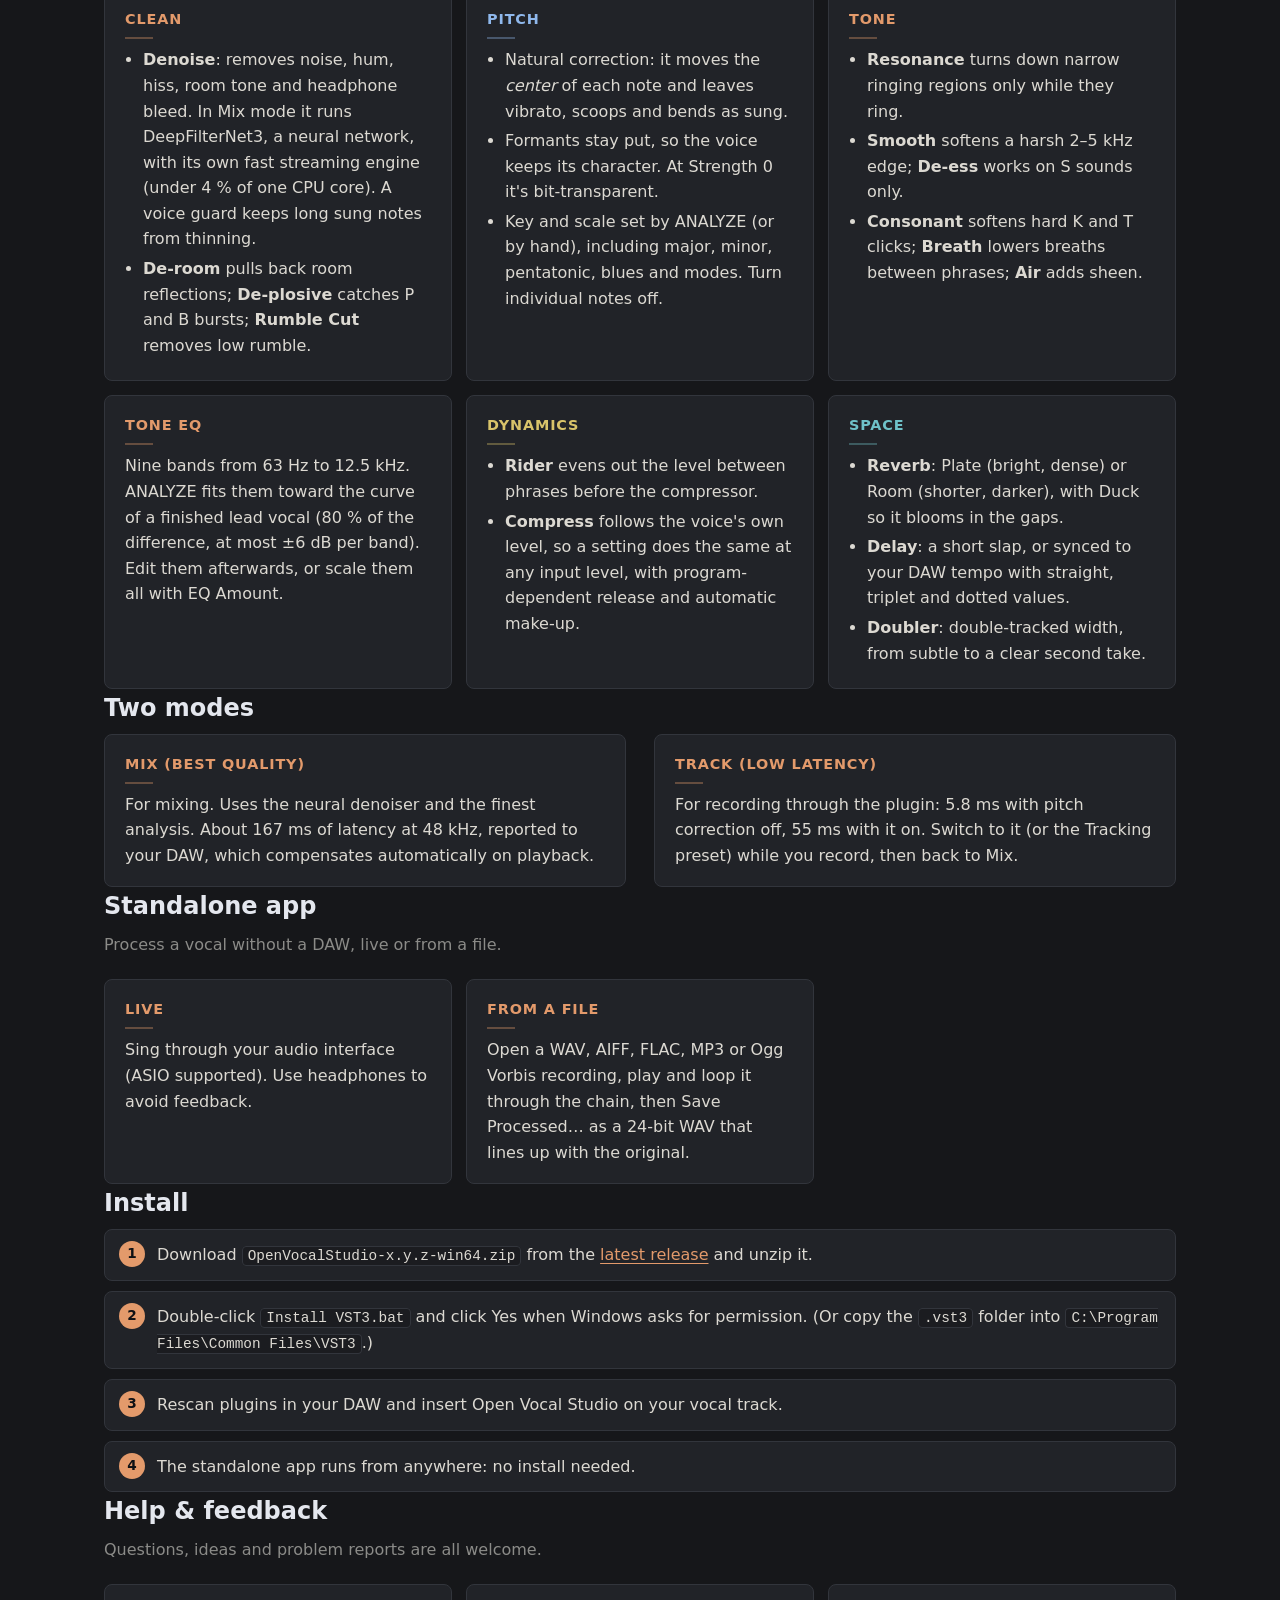
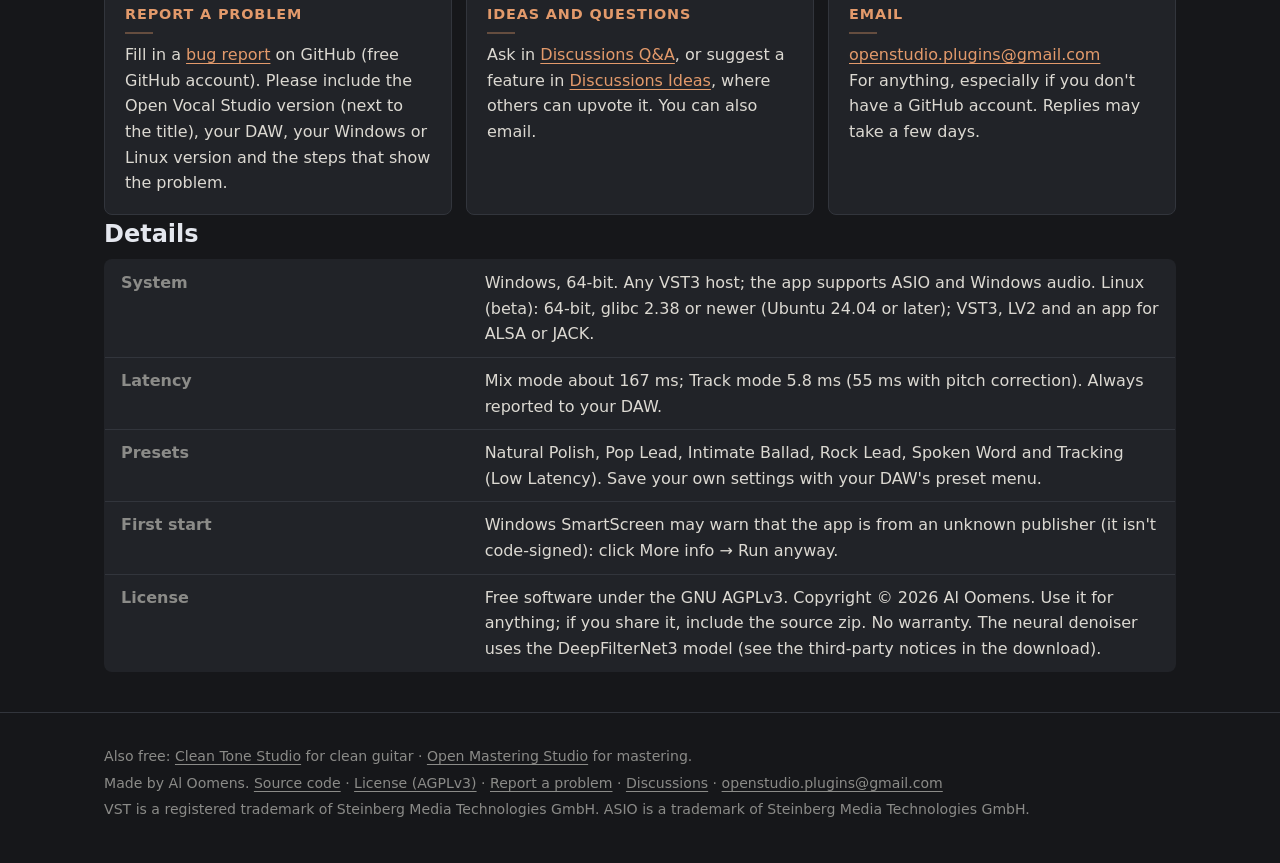
<file: open-vocal-studio/index.html>
<!doctype html>
<html lang="en">
<head>
<meta charset="utf-8">
<meta name="viewport" content="width=device-width, initial-scale=1">
<title>Open Vocal Studio: free lead-vocal plugin for Windows (VST3)</title>
<meta name="description" content="A complete, free lead-vocal channel for Windows: neural noise removal, natural pitch correction, de-essing and resonance control, tone EQ, dynamics, reverb, delay and doubler. VST3 plus standalone app.">
<link rel="icon" href="../assets/favicon.svg" type="image/svg+xml">
<link rel="stylesheet" href="../assets/style.css">
<meta property="og:title" content="Open Vocal Studio">
<meta property="og:description" content="A complete, free lead-vocal channel for Windows. VST3 plus standalone app.">
<meta property="og:image" content="https://aloomens.github.io/assets/img/open-vocal-studio.png">
</head>
<body class="p-vocal">
<header class="topbar">
  <div class="wrap">
    <a class="brand" href="../">Al Oomens <span>· audio plugins</span></a>
    <nav class="nav" aria-label="Products">
      <a href="../open-vocal-studio/" aria-current="page">Open Vocal Studio</a>
      <a href="../clean-tone-studio/">Clean Tone Studio</a>
      <a href="../open-mastering-studio/">Open Mastering Studio</a>
    </nav>
  </div>
</header>

<main>
  <div class="wrap hero">
    <h1 class="ptitle">Open Vocal <span class="studio">Studio</span></h1>
    <p class="tagline">A complete lead-vocal channel in one plugin. It cleans up the recording, corrects the pitch naturally, tames resonances, sibilance and harshness, sets the tone, controls the dynamics and adds reverb and delay.</p>
    <ul class="badges">
      <li>Free</li><li>Open source (AGPLv3)</li><li>VST3 + standalone app</li><li>Windows 64-bit</li>
    </ul>
    <div class="actions">
      <a class="btn primary" href="https://github.com/aloomens/open-vocal-studio/releases/latest">Download for Windows</a>
      <a class="btn" href="https://github.com/aloomens/open-vocal-studio">Source code on GitHub</a>
      <span class="note">Get the <code>-win64.zip</code> from the latest release.</span>
    </div>
    <p class="beta-note">Linux: an experimental <a href="https://github.com/aloomens/open-vocal-studio/releases/tag/v1.3.2-linux-beta">Linux beta</a> (VST3, LV2 and the standalone app) is available. Testers welcome: tell us how it works in the <a href="https://github.com/aloomens/open-vocal-studio/discussions/1">Linux beta discussion</a>.</p>
  </div>

  <div class="wrap">
    <figure class="shot">
      <img src="../assets/img/open-vocal-studio.png" alt="Open Vocal Studio: the plugin window with the CLEAN, PITCH, TONE, TONE EQ, DYNAMICS, OUTPUT and SPACE sections" width="1200" height="720">
      <figcaption>Everything on one screen: clean, pitch, tone, EQ, dynamics, output and space.</figcaption>
    </figure>
  </div>

  <section class="wrap" aria-labelledby="quick">
    <h2 id="quick">Quick start</h2>
    <ol class="steps">
      <li>Insert Open Vocal Studio on a vocal track (mono or stereo in, stereo out).</li>
      <li>Pick a preset: Natural Polish, Pop Lead, Intimate Ballad, Rock Lead, Spoken Word or Tracking (Low Latency).</li>
      <li>Play 10–30 seconds of the vocal with ANALYZE on, then click it again. It matches the tone EQ to a polished vocal curve and sets the key and scale for pitch correction.</li>
      <li>Use PROCESSED | ORIGINAL to compare. The original is level-matched, so louder never fools you.</li>
    </ol>
  </section>

  <section class="wrap" aria-labelledby="chain">
    <h2 id="chain">What it does</h2>
    <p class="lead">The voice is processed in mono, as a voice is a mono source; the doubler, delay and reverb are stereo around it. A true-peak limiter at the end keeps it from ever clipping.</p>
    <div class="grid">
      <div class="card"><h3>Clean</h3><ul>
        <li><b>Denoise</b>: removes noise, hum, hiss, room tone and headphone bleed. In Mix mode it runs DeepFilterNet3, a neural network, with its own fast streaming engine (under 4 % of one CPU core). A voice guard keeps long sung notes from thinning.</li>
        <li><b>De-room</b> pulls back room reflections; <b>De-plosive</b> catches P and B bursts; <b>Rumble Cut</b> removes low rumble.</li>
      </ul></div>
      <div class="card k-pitch"><h3>Pitch</h3><ul>
        <li>Natural correction: it moves the <i>center</i> of each note and leaves vibrato, scoops and bends as sung.</li>
        <li>Formants stay put, so the voice keeps its character. At Strength 0 it's bit-transparent.</li>
        <li>Key and scale set by ANALYZE (or by hand), including major, minor, pentatonic, blues and modes. Turn individual notes off.</li>
      </ul></div>
      <div class="card"><h3>Tone</h3><ul>
        <li><b>Resonance</b> turns down narrow ringing regions only while they ring.</li>
        <li><b>Smooth</b> softens a harsh 2–5 kHz edge; <b>De-ess</b> works on S sounds only.</li>
        <li><b>Consonant</b> softens hard K and T clicks; <b>Breath</b> lowers breaths between phrases; <b>Air</b> adds sheen.</li>
      </ul></div>
      <div class="card"><h3>Tone EQ</h3><p>Nine bands from 63 Hz to 12.5 kHz. ANALYZE fits them toward the curve of a finished lead vocal (80 % of the difference, at most ±6 dB per band). Edit them afterwards, or scale them all with EQ Amount.</p></div>
      <div class="card k-dyn"><h3>Dynamics</h3><ul>
        <li><b>Rider</b> evens out the level between phrases before the compressor.</li>
        <li><b>Compress</b> follows the voice's own level, so a setting does the same at any input level, with program-dependent release and automatic make-up.</li>
      </ul></div>
      <div class="card k-space"><h3>Space</h3><ul>
        <li><b>Reverb</b>: Plate (bright, dense) or Room (shorter, darker), with Duck so it blooms in the gaps.</li>
        <li><b>Delay</b>: a short slap, or synced to your DAW tempo with straight, triplet and dotted values.</li>
        <li><b>Doubler</b>: double-tracked width, from subtle to a clear second take.</li>
      </ul></div>
    </div>
  </section>

  <section class="wrap" aria-labelledby="modes">
    <h2 id="modes">Two modes</h2>
    <div class="feature">
      <div class="card"><h3>Mix (best quality)</h3><p>For mixing. Uses the neural denoiser and the finest analysis. About 167 ms of latency at 48 kHz, reported to your DAW, which compensates automatically on playback.</p></div>
      <div class="card"><h3>Track (low latency)</h3><p>For recording through the plugin: 5.8 ms with pitch correction off, 55 ms with it on. Switch to it (or the Tracking preset) while you record, then back to Mix.</p></div>
    </div>
  </section>

  <section class="wrap" aria-labelledby="app">
    <h2 id="app">Standalone app</h2>
    <p class="lead">Process a vocal without a DAW, live or from a file.</p>
    <div class="grid">
      <div class="card"><h3>Live</h3><p>Sing through your audio interface (ASIO supported). Use headphones to avoid feedback.</p></div>
      <div class="card"><h3>From a file</h3><p>Open a WAV, AIFF, FLAC, MP3 or Ogg Vorbis recording, play and loop it through the chain, then Save Processed… as a 24-bit WAV that lines up with the original.</p></div>
    </div>
  </section>

  <section class="wrap" aria-labelledby="install">
    <h2 id="install">Install</h2>
    <ol class="steps">
      <li>Download <code>OpenVocalStudio-x.y.z-win64.zip</code> from the <a href="https://github.com/aloomens/open-vocal-studio/releases/latest">latest release</a> and unzip it.</li>
      <li>Double-click <code>Install VST3.bat</code> and click Yes when Windows asks for permission. (Or copy the <code>.vst3</code> folder into <code>C:\Program Files\Common Files\VST3</code>.)</li>
      <li>Rescan plugins in your DAW and insert Open Vocal Studio on your vocal track.</li>
      <li>The standalone app runs from anywhere: no install needed.</li>
    </ol>
  </section>

  <section class="wrap" aria-labelledby="help">
    <h2 id="help">Help &amp; feedback</h2>
    <p class="lead">Questions, ideas and problem reports are all welcome.</p>
    <div class="grid">
      <div class="card"><h3>Report a problem</h3><p>Fill in a <a href="https://github.com/aloomens/open-vocal-studio/issues/new/choose">bug report</a> on GitHub (free GitHub account). Please include the Open Vocal Studio version (next to the title), your DAW, your Windows or Linux version and the steps that show the problem.</p></div>
      <div class="card"><h3>Ideas and questions</h3><p>Ask in <a href="https://github.com/aloomens/open-vocal-studio/discussions/categories/q-a">Discussions Q&amp;A</a>, or suggest a feature in <a href="https://github.com/aloomens/open-vocal-studio/discussions/categories/ideas">Discussions Ideas</a>, where others can upvote it. You can also email.</p></div>
      <div class="card"><h3>Email</h3><p><a href="mailto:openstudio.plugins@gmail.com?subject=Open%20Vocal%20Studio">openstudio.plugins@gmail.com</a><br>For anything, especially if you don't have a GitHub account. Replies may take a few days.</p></div>
    </div>
  </section>

  <section class="wrap" aria-labelledby="specs">
    <h2 id="specs">Details</h2>
    <table class="specs">
      <tr><th>System</th><td>Windows, 64-bit. Any VST3 host; the app supports ASIO and Windows audio. Linux (beta): 64-bit, glibc 2.38 or newer (Ubuntu 24.04 or later); VST3, LV2 and an app for ALSA or JACK.</td></tr>
      <tr><th>Latency</th><td>Mix mode about 167 ms; Track mode 5.8 ms (55 ms with pitch correction). Always reported to your DAW.</td></tr>
      <tr><th>Presets</th><td>Natural Polish, Pop Lead, Intimate Ballad, Rock Lead, Spoken Word and Tracking (Low Latency). Save your own settings with your DAW's preset menu.</td></tr>
      <tr><th>First start</th><td>Windows SmartScreen may warn that the app is from an unknown publisher (it isn't code-signed): click More info → Run anyway.</td></tr>
      <tr><th>License</th><td>Free software under the GNU AGPLv3. Copyright © 2026 Al Oomens. Use it for anything; if you share it, include the source zip. No warranty. The neural denoiser uses the DeepFilterNet3 model (see the third-party notices in the download).</td></tr>
    </table>
  </section>
</main>

<footer>
  <div class="wrap">
    <p>Also free: <a href="../clean-tone-studio/">Clean Tone Studio</a> for clean guitar · <a href="../open-mastering-studio/">Open Mastering Studio</a> for mastering.</p>
    <p>Made by Al Oomens. <a href="https://github.com/aloomens/open-vocal-studio">Source code</a> · <a href="https://github.com/aloomens/open-vocal-studio/blob/main/LICENSE.txt">License (AGPLv3)</a> · <a href="https://github.com/aloomens/open-vocal-studio/issues/new/choose">Report a problem</a> · <a href="https://github.com/aloomens/open-vocal-studio/discussions">Discussions</a> · <a href="mailto:openstudio.plugins@gmail.com">openstudio.plugins@gmail.com</a></p>
    <p>VST is a registered trademark of Steinberg Media Technologies GmbH. ASIO is a trademark of Steinberg Media Technologies GmbH.</p>
  </div>
</footer>
</body>
</html>
</file>
<file: assets/style.css>
/* Al Oomens - audio plugins. The look follows the plugins themselves (PluginStandards/FamilyLook.h). */
:root {
  --bg: #16171a;
  --panel: #212328;
  --panel-2: #1b1c20;
  --edge: #32353c;
  --text: #dcd9d2;
  --dim: #8b8b88;
  --title: #e4e7ee;
  --studio: #4fc3f7;
  --good: #7cc576;
  --accent: #4fc3f7;          /* each product page sets its own */
  --accent-ink: #0d1014;      /* text on an accent button */
  --radius: 8px;
  --wide: 1120px;
  font-size: 16px;
}
.p-mastering { --accent: #4fc3f7; }
.p-vocal     { --accent: #e39a6b; }
.p-cleantone { --accent: #e8a54b; --accent-2: #6fc2c9; }

* { box-sizing: border-box; }
html { -webkit-text-size-adjust: 100%; }
body {
  margin: 0;
  background: var(--bg);
  color: var(--text);
  font-family: "Segoe UI", system-ui, -apple-system, Roboto, "Helvetica Neue", Arial, sans-serif;
  line-height: 1.6;
}
img { max-width: 100%; height: auto; display: block; }
a { color: var(--accent); text-decoration-thickness: 1px; text-underline-offset: 3px; }
a:hover { color: var(--title); }
:focus-visible { outline: 2px solid var(--accent); outline-offset: 3px; border-radius: 4px; }
.wrap { max-width: var(--wide); margin: 0 auto; padding: 0 24px; }

/* ---- Top bar ---- */
.topbar { border-bottom: 1px solid var(--edge); background: #121316; }
.topbar .wrap { display: flex; align-items: center; justify-content: space-between; gap: 16px; min-height: 56px; flex-wrap: wrap; }
.brand { color: var(--title); font-weight: 700; text-decoration: none; letter-spacing: .02em; }
.brand span { color: var(--dim); font-weight: 400; }
.nav { display: flex; gap: 4px; flex-wrap: wrap; }
.nav a { color: var(--dim); text-decoration: none; font-size: .92rem; padding: 6px 10px; border-radius: 6px; }
.nav a:hover { color: var(--title); background: var(--panel); }
.nav a[aria-current="page"] { color: var(--title); background: var(--panel); }

/* ---- Product title (two-tone, like the plugins) ---- */
.ptitle { margin: 0; font-size: clamp(2rem, 5vw, 3rem); font-weight: 800; letter-spacing: .01em; line-height: 1.1; color: var(--title); text-transform: uppercase; }
.ptitle .studio { color: var(--studio); }
.ptitle.small { font-size: 1.35rem; }

/* ---- Hero ---- */
.hero { padding-top: 56px; padding-bottom: 28px; }
.hero .tagline { font-size: 1.2rem; color: var(--text); max-width: 46rem; margin: 14px 0 0; }
.badges { display: flex; flex-wrap: wrap; gap: 8px; margin: 18px 0 0; padding: 0; list-style: none; }
.badges li { font-size: .82rem; color: var(--dim); border: 1px solid var(--edge); border-radius: 999px; padding: 3px 12px; }
.actions { display: flex; flex-wrap: wrap; gap: 12px; margin-top: 26px; align-items: center; }
.btn { display: inline-block; font-weight: 700; text-decoration: none; padding: 11px 20px; border-radius: 8px; border: 1px solid var(--edge); color: var(--title); background: var(--panel); }
.btn:hover { color: var(--title); border-color: var(--accent); }
.btn.primary { background: var(--accent); border-color: var(--accent); color: var(--accent-ink); }
.btn.primary:hover { filter: brightness(1.08); color: var(--accent-ink); }
.actions .note { color: var(--dim); font-size: .88rem; }
.beta-note { color: var(--dim); font-size: .88rem; margin: 14px 0 0; max-width: 46rem; }

/* ---- Screenshot ---- */
.shot { margin: 8px 0 0; }
.shot img { border-radius: var(--radius); border: 1px solid var(--edge); box-shadow: 0 18px 50px rgba(0,0,0,.45); }
.shot figcaption { color: var(--dim); font-size: .85rem; margin-top: 10px; }

/* ---- Sections ---- */
section { padding-top: 36px; padding-bottom: 36px; }
h2 { color: var(--title); font-size: 1.5rem; margin: 0 0 6px; }
h2 + .lead { color: var(--dim); margin: 0 0 22px; max-width: 46rem; }
h3 { margin: 0 0 8px; font-size: .9rem; font-weight: 700; letter-spacing: .06em; text-transform: uppercase; color: var(--accent); }
h3::after { content: ""; display: block; width: 28px; height: 2px; margin-top: 6px; background: var(--accent); opacity: .35; }
.c2 h3 { color: var(--accent-2, var(--accent)); }
.c2 h3::after { background: var(--accent-2, var(--accent)); }

.grid { display: grid; gap: 14px; grid-template-columns: repeat(auto-fill, minmax(300px, 1fr)); }
.card { background: var(--panel); border: 1px solid var(--edge); border-radius: var(--radius); padding: 18px 20px; }
.card p { margin: 0; color: var(--text); }
.card ul { margin: 0; padding-left: 18px; }
.card li { margin: 4px 0; }

.feature { display: grid; gap: 28px; grid-template-columns: 1fr 1fr; align-items: start; }
.feature .card { height: 100%; }

.steps { counter-reset: step; list-style: none; padding: 0; margin: 0; display: grid; gap: 10px; }
.steps li { counter-increment: step; position: relative; padding: 12px 16px 12px 52px; background: var(--panel); border: 1px solid var(--edge); border-radius: var(--radius); }
.steps li::before { content: counter(step); position: absolute; left: 14px; top: 11px; width: 26px; height: 26px; border-radius: 50%; background: var(--accent); color: var(--accent-ink); font-weight: 800; font-size: .85rem; display: grid; place-items: center; }

table.specs { width: 100%; border-collapse: collapse; background: var(--panel); border: 1px solid var(--edge); border-radius: var(--radius); overflow: hidden; }
table.specs th, table.specs td { text-align: left; padding: 10px 16px; border-top: 1px solid var(--edge); vertical-align: top; }
table.specs tr:first-child th, table.specs tr:first-child td { border-top: 0; }
table.specs th { width: 34%; color: var(--dim); font-weight: 600; }

code, kbd { font-family: Consolas, "Cascadia Mono", monospace; font-size: .9em; background: var(--panel-2); border: 1px solid var(--edge); border-radius: 4px; padding: 1px 5px; }

.chain { font-family: Consolas, "Cascadia Mono", monospace; font-size: .88rem; color: var(--dim); background: var(--panel-2); border: 1px solid var(--edge); border-radius: var(--radius); padding: 14px 16px; overflow-x: auto; }
.chain b { color: var(--title); font-weight: 600; }

/* ---- Home ---- */
.intro { padding-top: 64px; padding-bottom: 24px; }
.intro h1 { color: var(--title); font-size: clamp(2rem, 5vw, 2.8rem); line-height: 1.15; margin: 0; }
.intro p { font-size: 1.15rem; max-width: 44rem; margin: 16px 0 0; }
.intro p.beta-note { font-size: .95rem; max-width: 46rem; margin-top: 14px; }
.products { display: grid; gap: 20px; grid-template-columns: repeat(3, 1fr); }
.pcard { display: flex; flex-direction: column; background: var(--panel); border: 1px solid var(--edge); border-radius: 10px; overflow: hidden; text-decoration: none; color: var(--text); transition: border-color .15s, transform .15s; }
.pcard:hover { border-color: var(--accent); transform: translateY(-2px); color: var(--text); }
.pcard img { aspect-ratio: 16 / 10; object-fit: cover; object-position: left top; border-bottom: 1px solid var(--edge); }
.pcard .body { padding: 18px 20px 20px; display: flex; flex-direction: column; gap: 8px; flex: 1; }
.pcard .role { color: var(--accent); font-size: .78rem; font-weight: 700; letter-spacing: .08em; text-transform: uppercase; }
.pcard p { margin: 0; }
.pcard .more { margin-top: auto; padding-top: 6px; color: var(--accent); font-weight: 700; }
.common { display: grid; gap: 14px; grid-template-columns: repeat(4, 1fr); }

/* ---- Footer ---- */
footer { border-top: 1px solid var(--edge); margin-top: 40px; padding-top: 28px; padding-bottom: 40px; color: var(--dim); font-size: .88rem; }
footer p { margin: 4px 0; }
footer a { color: var(--dim); }
footer a:hover { color: var(--title); }

/* ---- Small screens ---- */
@media (max-width: 900px) {
  .products { grid-template-columns: 1fr; }
  .common { grid-template-columns: 1fr 1fr; }
  .feature { grid-template-columns: 1fr; }
}
@media (max-width: 560px) {
  .wrap { padding: 0 16px; }
  .hero { padding-top: 36px; }
  .common { grid-template-columns: 1fr; }
  .grid { grid-template-columns: 1fr; }
  table.specs th { width: 40%; }
  .btn { width: 100%; text-align: center; }
}
@media (prefers-reduced-motion: reduce) { .pcard { transition: none; } .pcard:hover { transform: none; } }

/* Open Vocal Studio's section colors (as in the plugin) */
.k-pitch { --accent: #8fb8ec; }
.k-dyn   { --accent: #d9c46a; }
.k-space { --accent: #6fc2c9; }
</file>
